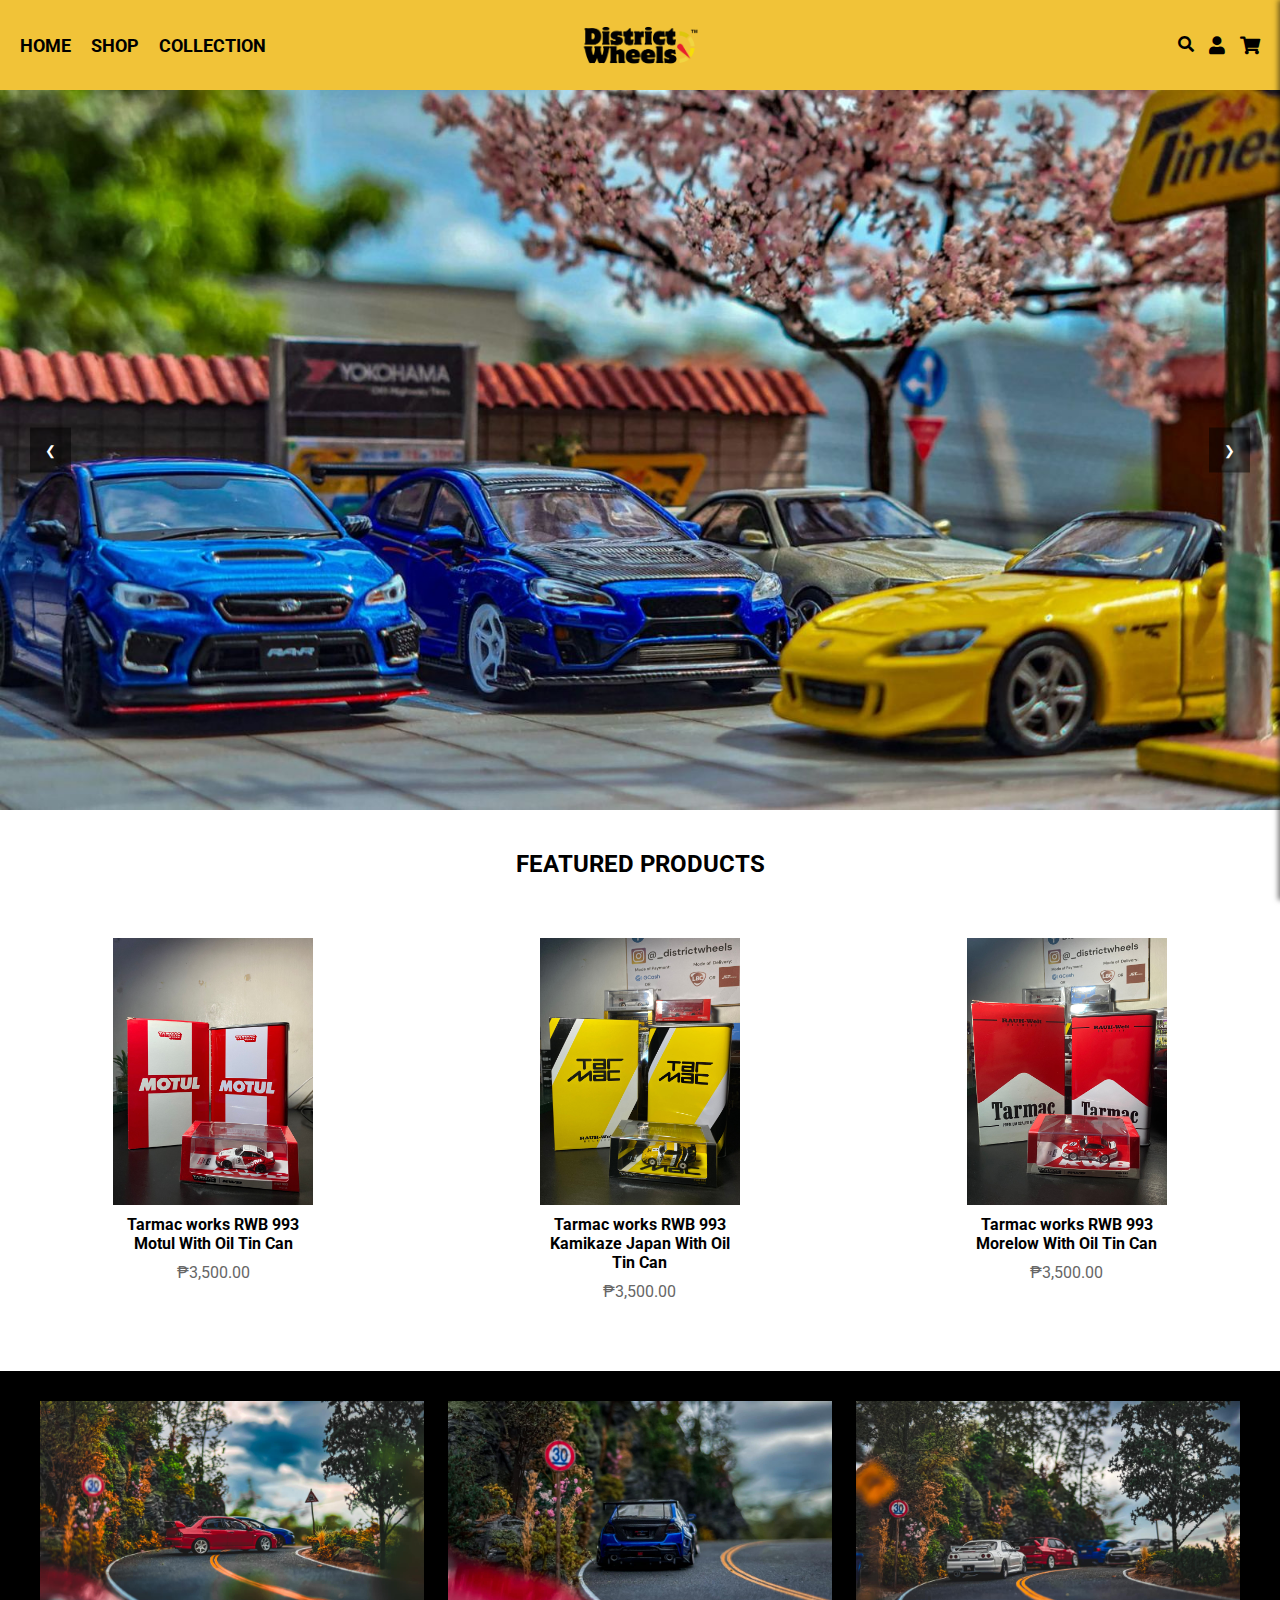
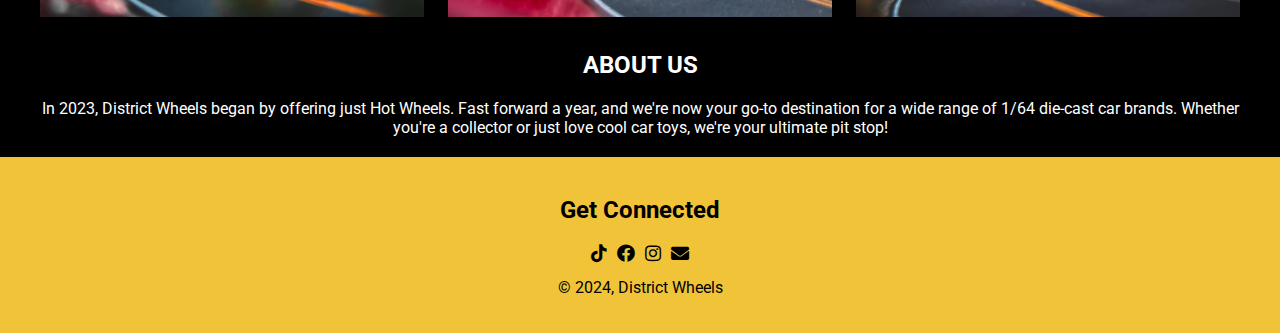
<file: index.html>
<html lang="en">
  <head>
    <meta charset="utf-8" />
    <meta content="width=device-width, initial-scale=1.0" name="viewport" />
   
    <title>District Wheels</title>
    <link rel="shortcut icon" href="css/images/District.ico">
    <link href="https://cdnjs.cloudflare.com/ajax/libs/font-awesome/5.15.3/css/all.min.css" rel="stylesheet"/>
    <link href="https://fonts.googleapis.com/css2?family=Roboto:wght@400;700&display=swap" rel="stylesheet"/>
    <link rel="stylesheet" href="css/styles.css" />
  </head>
  <body>
    <header>
      <nav>
        <a href="index.html">HOME</a>
        <a href="shop.html">SHOP</a>
        <a href="collection.html">COLLECTION</a>
      </nav>
      <div class="logo">
        <img
          alt="District Wheels Logo"
          src="css/images/HEADER.png"
        />
      </div>
      <div class="icons">
        <i class="fas fa-search" onclick="toggleSearchDrawer()"></i>
        <a href="user.html"><i class="fas fa-user"></i></a>
        <a href="cart.html"><i class="fas fa-shopping-cart"></i></a>
      </div>
    </header>

    <div class="carousel">
      <img
        alt="Slide 1"
        class="active"
        src="css/images/image1.jpg"
      />
      <img
        alt="Slide 2"
        src="css/images/image2.jpg"
      />
      <img
        alt="Slide 3"
        src="css/images/image3.jpg"
      />
      <button class="prev" onclick="changeSlide(-1)">&#10094;</button>
      <button class="next" onclick="changeSlide(1)">&#10095;</button>
    </div>

    <section class="featured-products">
      <h2>FEATURED PRODUCTS</h2>
      <div class="products">
        <div class="product">
            <a href="link-to-featured1.html">
                <img
                    alt="Tarmac works RWB 993 Motul With Oil Tin Can"
                    src="css/images/featured1.jpg"
                />
                <div class="title">Tarmac works RWB 993 Motul With Oil Tin Can</div>
            </a>
            <div class="price">₱3,500.00</div>
        </div>
        <div class="product">
            <a href="link-to-featured2.html">
                <img
                    alt="Tarmac works RWB 993 Kamikaze Japan With Oil Tin Can"
                    src="css/images/featured2.jpg"
                />
                <div class="title">Tarmac works RWB 993 Kamikaze Japan With Oil Tin Can</div>
            </a>
            <div class="price">₱3,500.00</div>
        </div>
        <div class="product">
            <a href="link-to-featured3.html">
                <img
                    alt="Tarmac works RWB 993 Morelow With Oil Tin Can"
                    src="css/images/featured3.jpg"
                />
                <div class="title">Tarmac works RWB 993 Morelow With Oil Tin Can</div>
            </a>
            <div class="price">₱3,500.00</div>
        </div>
    </div>
    
    </section>

    <section class="about-us">
      <div>
        <img
            class="clickable-image"
            alt="Hot Wheels Collection"
            src="css/images/about1.jpg"
        />
        <img
            class="clickable-image"
            alt="Car Racing Scene"
            src="css/images/about2.jpg"
        />
        <img
            class="clickable-image"
            alt="Die-cast Car Display"
            src="css/images/about3.jpg"
        />
    </div>
    
    <!-- Modal Structure -->
    <div class="modal" id="imageModal" style="display:none;">
        <span class="close" onclick="closeModal()">&times;</span>
        <img class="modal-content" id="modalImage" />
    </div>
    
      <h2>ABOUT US</h2>
      <p>
        In 2023, District Wheels began by offering just Hot Wheels. Fast forward
        a year, and we're now your go-to destination for a wide range of 1/64
        die-cast car brands. Whether you're a collector or just love cool car
        toys, we're your ultimate pit stop!
      </p>
    </section>

    <footer>
        <div class="Footer">
            <h2>Get Connected</h2>
            <div class="social-icons">
                <a href="https://www.tiktok.com/@districtwheels" target="_blank" aria-label="TikTok"><i class="fab fa-tiktok"></i></a>
                <a href="https://www.facebook.com/DistrictWheels/" target="_blank" aria-label="Facebook"><i class="fab fa-facebook"></i></a>
                <a href="https://www.instagram.com/_districtwheels/" target="_blank" aria-label="Instagram"><i class="fab fa-instagram"></i></a>
                <a href="mailto:hdpark@student.hau.edu.ph" aria-label="Email"><i class="fas fa-envelope"></i></a>
            </div>
            <p>© 2024, District Wheels</p>
        </div>
    </footer>

    <div class="search-drawer" id="searchDrawer">
      <div class="search-bar">
        <input placeholder="Search..." type="text" />
        <button class="close-btn" onclick="toggleSearchDrawer()">&times;</button>
      </div>
    </div>

    <script src="script.js"></script>
  </body>
</html>
</file>
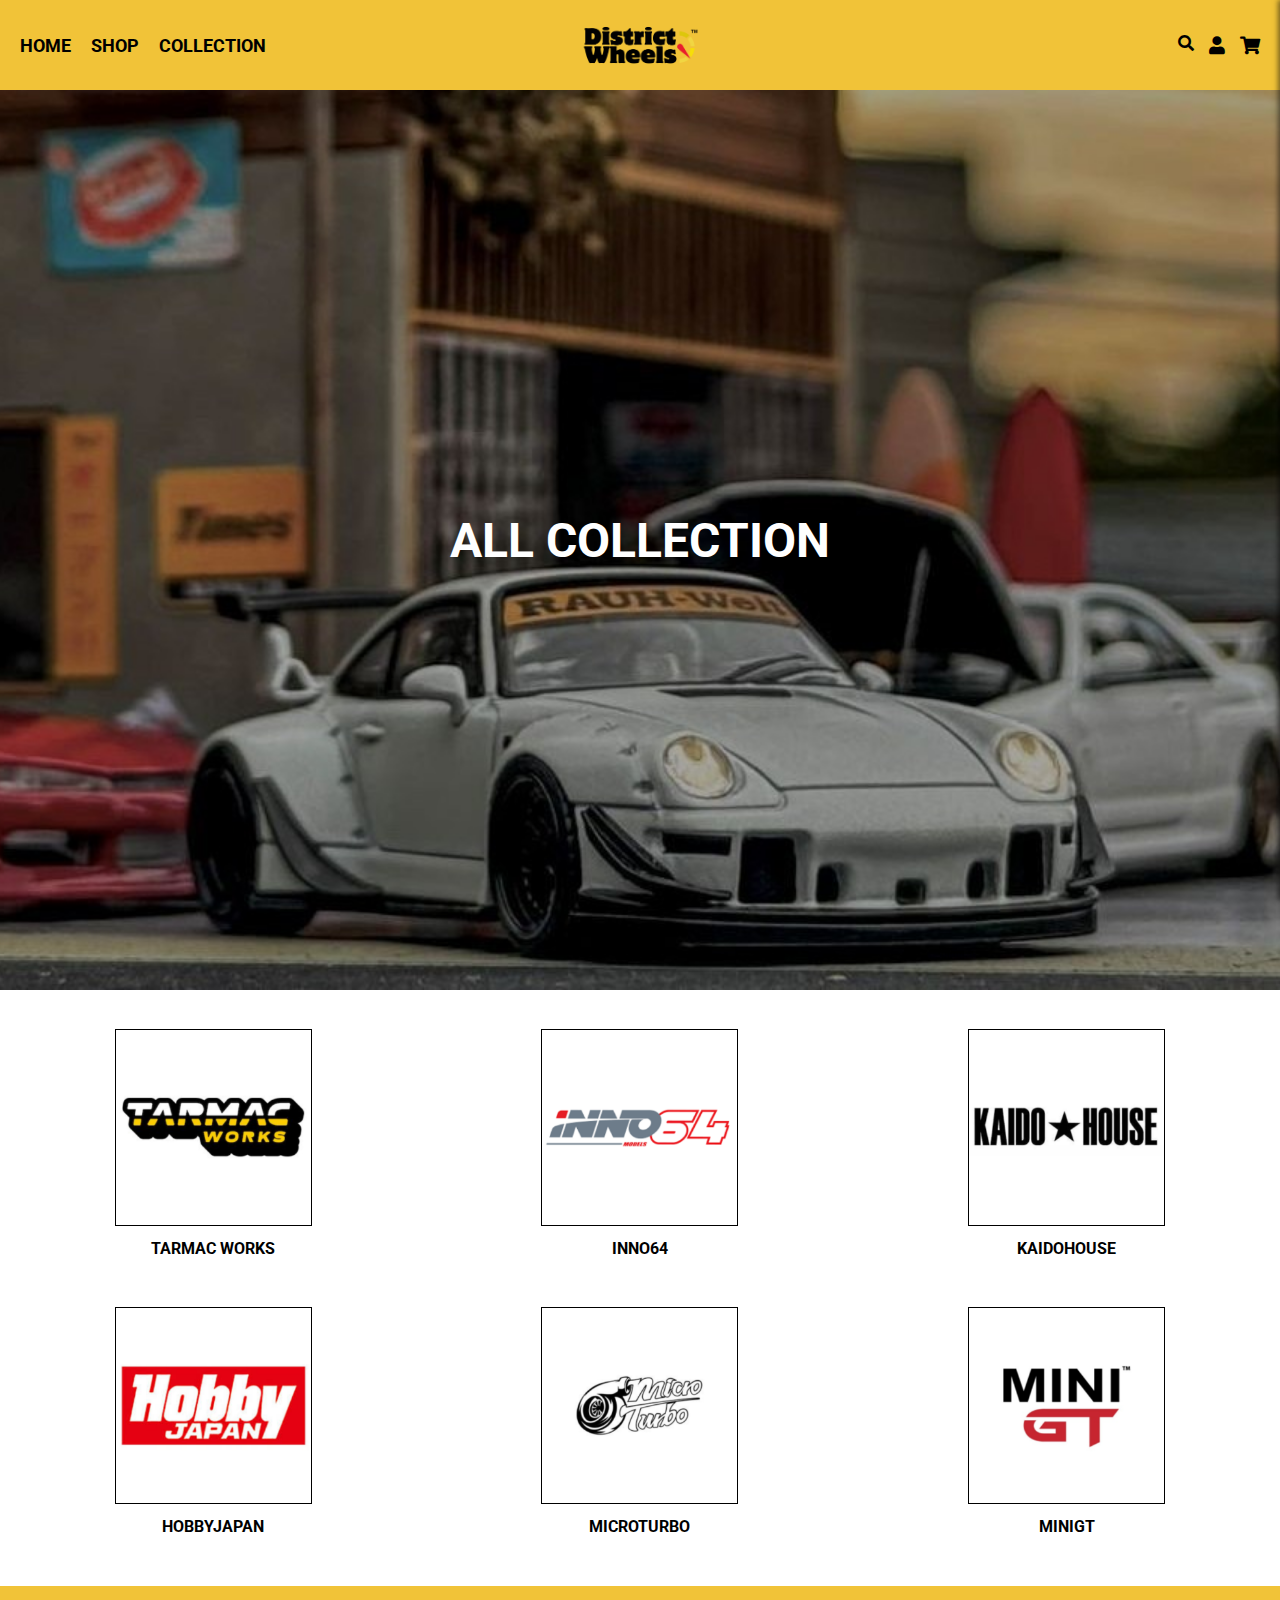
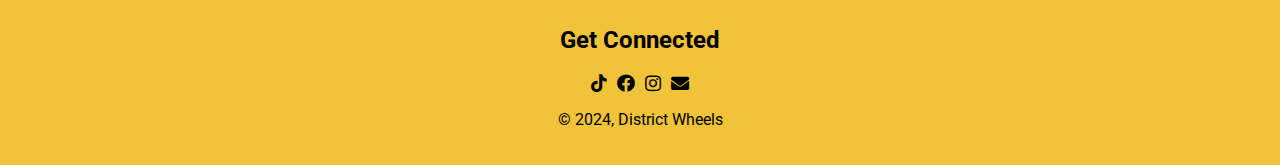
<file: collection.html>
<!DOCTYPE html>
<html lang="en">
<head>
    <meta charset="UTF-8">
    <meta name="viewport" content="width=device-width, initial-scale=1.0">
    <title>District Wheels</title>
    <link rel="shortcut icon" href="css/images/District.ico">
    <link href="https://cdnjs.cloudflare.com/ajax/libs/font-awesome/5.15.3/css/all.min.css" rel="stylesheet"/>
    <link href="https://fonts.googleapis.com/css2?family=Roboto:wght@400;700&display=swap" rel="stylesheet"/>
    <link rel="stylesheet" href="css/styles.css">
</head>
<body>
    <header>
        <nav>
          <a href="index.html">HOME</a>
          <a href="shop.html">SHOP</a>
          <a href="collection.html">COLLECTION</a>
        </nav>
        <div class="logo">
          <img
            alt="District Wheels Logo"
            src="css/images/HEADER.png"
          />
        </div>
        <div class="icons">
          <i class="fas fa-search" onclick="toggleSearchDrawer()"></i>
          <a href="user.html"><i class="fas fa-user"></i></a>
          <a href="cart.html"><i class="fas fa-shopping-cart"></i></a>
        </div>
      </header>
  
    <div class="hero1">
        ALL COLLECTION
    </div>
    <div class="products">
        <div class="product1">
          <a href="link-to-product1.html">
            <img alt="Hobby Japan 1/64 Toyota Land Cruiser" src="css/images/brand1.png" width="300" height="300"/>
            <div class="title">TARMAC WORKS</div>
          </a>
        </div>
      
        <div class="product1">
          <a href="link-to-product2.html">
            <img alt="Tarmac Works 1/64 Toyota Hiace Widebody X Hello Kitty Capsule" src="css/images/brand2.png" width="300" height="300"/>
            <div class="title">INNO64</div>
          </a>
        </div>
      
        <div class="product1">
          <a href="link-to-product3.html">
            <img alt="Hobby Japan 1/64 Toyota Land Cruiser GR SPORT" src="css/images/brand3.png" width="300" height="300"/>
            <div class="title">KAIDOHOUSE</div>
          </a>
        </div>
      
        <div class="product1">
          <a href="link-to-product4.html">
            <img alt="Tarmac Works Ferrari 488 GT3 DTM 2021 Nurburgring Race 2 Winner Alex Albon" src="css/images/brand4.png" width="300" height="300"/>
            <div class="title">HOBBYJAPAN</div>
          </a>
        </div>
      
        <div class="product1">
          <a href="link-to-product5.html">
            <img alt="Inno64 1/64 Nissan Skyline GT-R (R34) R-Tune Tuned by MINES" src="css/images/brand5.png" width="300" height="300"/>
            <div class="title">MICROTURBO</div>
          </a>
        </div>
      
        <div class="product1">
          <a href="link-to-product6.html">
            <img alt="Inno64 1/64 Honda Civic Ferio Si (EK) - Cement Grey" src="css/images/brand6.png" width="300" height="300"/>
            <div class="title">MINIGT</div>
          </a>
        </div>
      </div>
      
      
      <footer>
        <div class="footer">
            <h2>Get Connected</h2>
            <div class="social-icons">
                <a href="https://www.tiktok.com/@districtwheels" target="_blank" aria-label="TikTok"><i class="fab fa-tiktok"></i></a>
                <a href="https://www.facebook.com/DistrictWheels/" target="_blank" aria-label="Facebook"><i class="fab fa-facebook"></i></a>
                <a href="https://www.instagram.com/_districtwheels/" target="_blank" aria-label="Instagram"><i class="fab fa-instagram"></i></a>
                <a href="mailto:hdpark@student.hau.edu.ph" aria-label="Email"><i class="fas fa-envelope"></i></a>
            </div>
            <p>© 2024, District Wheels</p>
        </div>
    </footer>

    <div class="search-drawer" id="searchDrawer">
        <div class="search-bar">
          <input placeholder="Search..." type="text" />
          <button class="close-btn" onclick="toggleSearchDrawer()">&times;</button>
        </div>
      </div>
  
      <script src="script.js"></script>
</body>
</html>
</file>
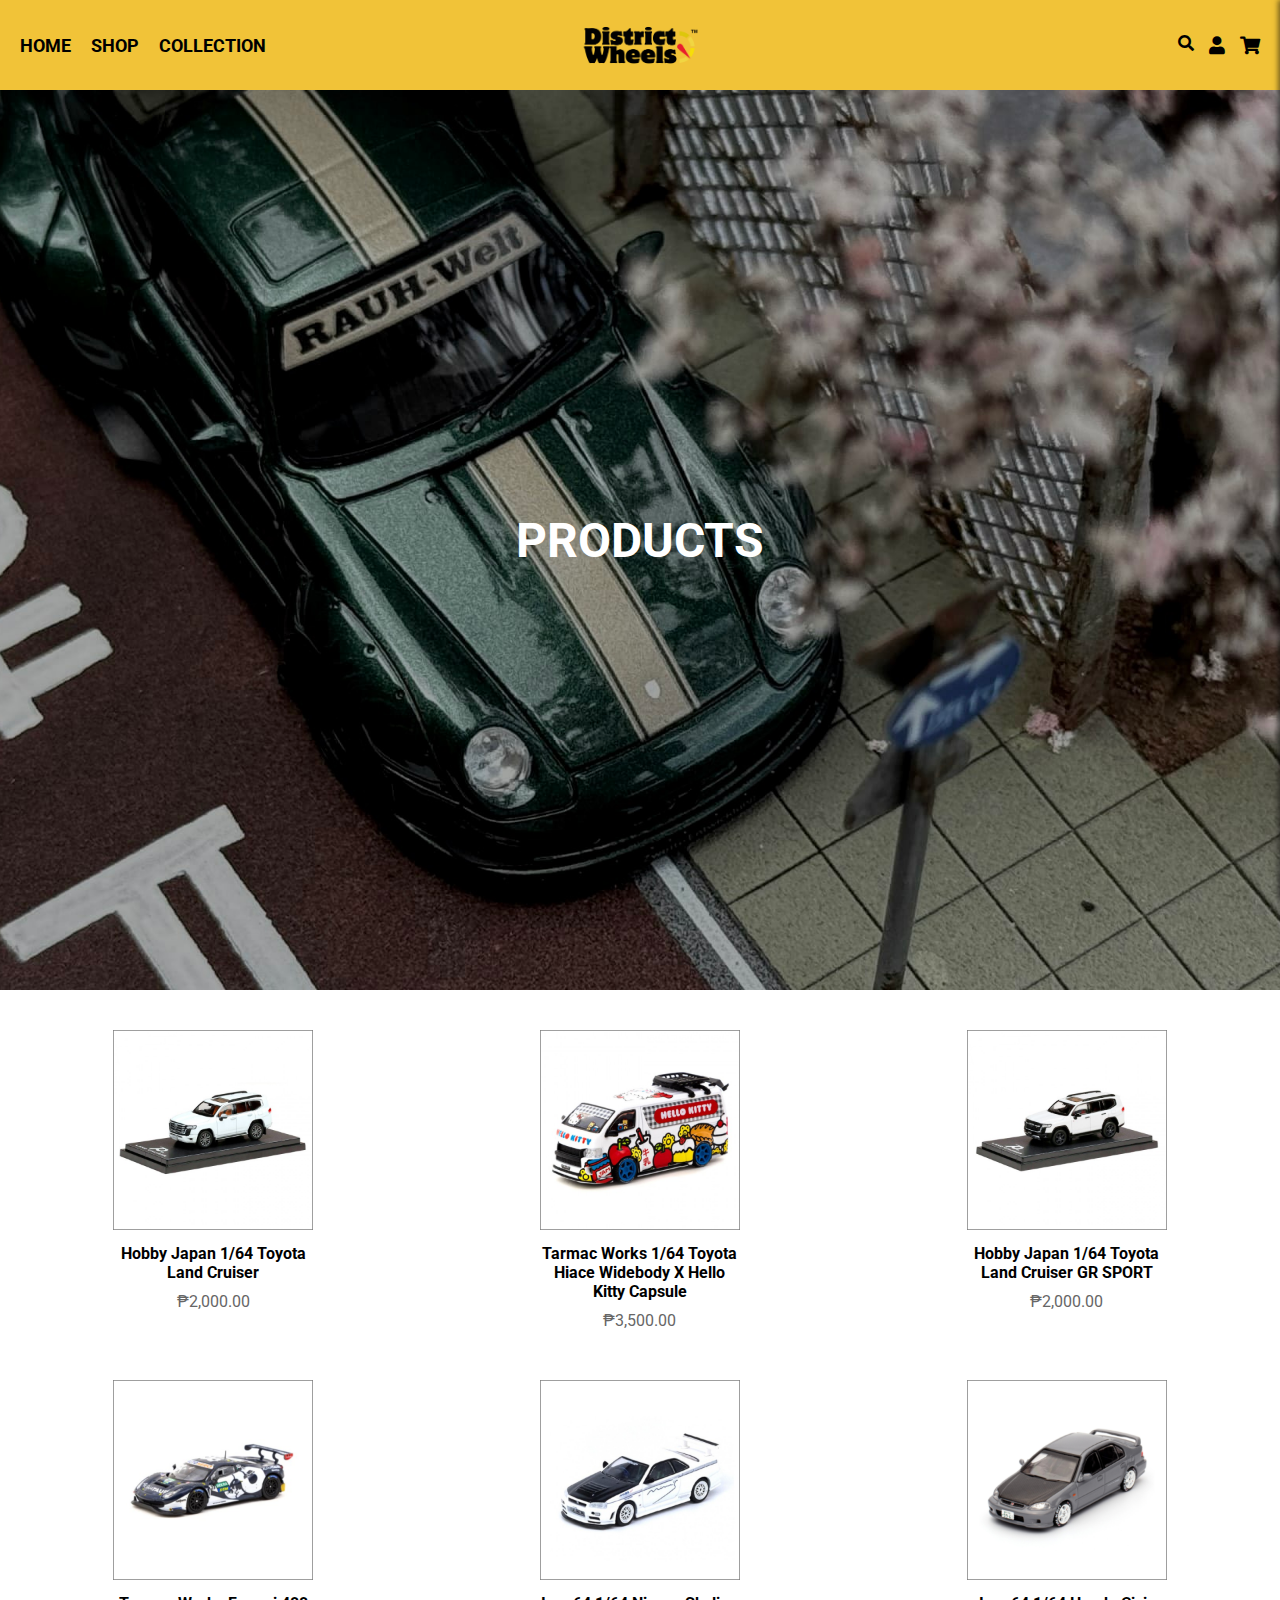
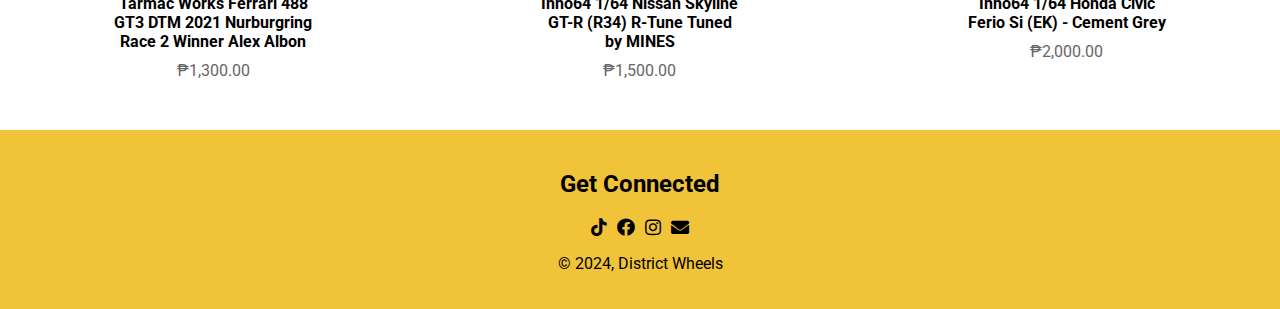
<file: shop.html>
<!DOCTYPE html>
<html lang="en">
<head>
    <meta charset="UTF-8">
    <meta name="viewport" content="width=device-width, initial-scale=1.0">
    <title>District Wheels</title>
    <link rel="shortcut icon" href="css/images/District.ico">
    <link href="https://cdnjs.cloudflare.com/ajax/libs/font-awesome/5.15.3/css/all.min.css" rel="stylesheet"/>
    <link href="https://fonts.googleapis.com/css2?family=Roboto:wght@400;700&display=swap" rel="stylesheet"/>
    <link rel="stylesheet" href="css/styles.css">
</head>
<body>
    <header>
        <nav>
          <a href="index.html">HOME</a>
          <a href="shop.html">SHOP</a>
          <a href="collection.html">COLLECTION</a>
        </nav>
        <div class="logo">
          <img
            alt="District Wheels Logo"
            src="css/images/HEADER.png"
          />
        </div>
        <div class="icons">
          <i class="fas fa-search" onclick="toggleSearchDrawer()"></i>
          <a href="user.html"><i class="fas fa-user"></i></a>
          <a href="cart.html"><i class="fas fa-shopping-cart"></i></a>
        </div>
      </header>
  
    <div class="hero">
        PRODUCTS
    </div>
    <div class="products">
        <div class="product">
          <a href="link-to-product1.html">
            <img alt="Hobby Japan 1/64 Toyota Land Cruiser" src="css/images/product1.png" width="300" height="300"/>
            <div class="title">Hobby Japan 1/64 Toyota Land Cruiser</div>
            <div class="price">₱2,000.00</div>
          </a>
        </div>
      
        <div class="product">
          <a href="link-to-product2.html">
            <img alt="Tarmac Works 1/64 Toyota Hiace Widebody X Hello Kitty Capsule" src="css/images/product2.png" width="300" height="300"/>
            <div class="title">Tarmac Works 1/64 Toyota Hiace Widebody X Hello Kitty Capsule</div>
            <div class="price">₱3,500.00</div>
          </a>
        </div>
      
        <div class="product">
          <a href="link-to-product3.html">
            <img alt="Hobby Japan 1/64 Toyota Land Cruiser GR SPORT" src="css/images/product3.png" width="300" height="300"/>
            <div class="title">Hobby Japan 1/64 Toyota Land Cruiser GR SPORT</div>
            <div class="price">₱2,000.00</div>
          </a>
        </div>
      
        <div class="product">
          <a href="link-to-product4.html">
            <img alt="Tarmac Works Ferrari 488 GT3 DTM 2021 Nurburgring Race 2 Winner Alex Albon" src="css/images/product4.png" width="300" height="300"/>
            <div class="title">Tarmac Works Ferrari 488 GT3 DTM 2021 Nurburgring Race 2 Winner Alex Albon</div>
            <div class="price">₱1,300.00</div>
          </a>
        </div>
      
        <div class="product">
          <a href="link-to-product5.html">
            <img alt="Inno64 1/64 Nissan Skyline GT-R (R34) R-Tune Tuned by MINES" src="css/images/product5.png" width="300" height="300"/>
            <div class="title">Inno64 1/64 Nissan Skyline GT-R (R34) R-Tune Tuned by MINES</div>
            <div class="price">₱1,500.00</div>
          </a>
        </div>
      
        <div class="product">
          <a href="link-to-product6.html">
            <img alt="Inno64 1/64 Honda Civic Ferio Si (EK) - Cement Grey" src="css/images/product6.png" width="300" height="300"/>
            <div class="title">Inno64 1/64 Honda Civic Ferio Si (EK) - Cement Grey</div>
            <div class="price">₱2,000.00</div>
          </a>
        </div>
      </div>
      
      
      <footer>
        <div class="footer">
            <h2>Get Connected</h2>
            <div class="social-icons">
                <a href="https://www.tiktok.com/@districtwheels" target="_blank" aria-label="TikTok"><i class="fab fa-tiktok"></i></a>
                <a href="https://www.facebook.com/DistrictWheels/" target="_blank" aria-label="Facebook"><i class="fab fa-facebook"></i></a>
                <a href="https://www.instagram.com/_districtwheels/" target="_blank" aria-label="Instagram"><i class="fab fa-instagram"></i></a>
                <a href="mailto:hdpark@student.hau.edu.ph" aria-label="Email"><i class="fas fa-envelope"></i></a>
            </div>
            <p>© 2024, District Wheels</p>
        </div>
    </footer>
    <div class="search-drawer" id="searchDrawer">
      <div class="search-bar">
        <input placeholder="Search..." type="text" />
        <button class="close-btn" onclick="toggleSearchDrawer()">&times;</button>
      </div>
    </div>

    <script src="script.js"></script>
</body>
</html>
</file>
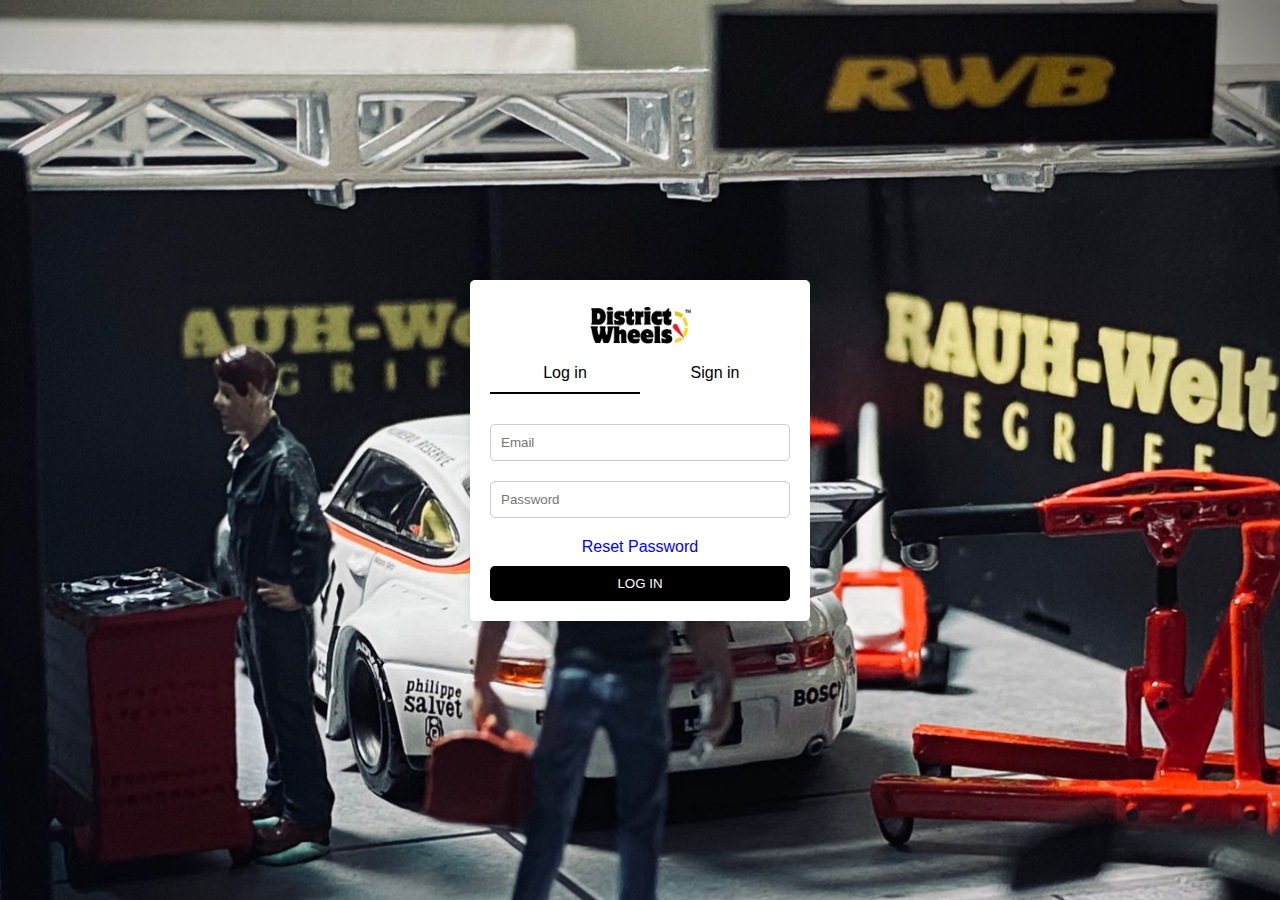
<file: user.html>
<!DOCTYPE html>
<html lang="en">
<head>
    <meta charset="UTF-8">
    <meta name="viewport" content="width=device-width, initial-scale=1.0">
    <title>District Wheels Login</title>
    <link rel="shortcut icon" href="css/images/District.ico">
    <link rel="stylesheet" href="css/loginstyles.css">
</head>
<body>
    <div class="login-container">
        <img alt="District Wheels Logo" height="50" src="css/images/header2.png" width="150"/>
        
        <div class="tabs">
            <div class="tab active" onclick="showTab('login')">
                Log in
            </div>
            <div class="tab" onclick="showTab('signup')">
                Sign in
            </div>
        </div>

        <form id="login-form">
            <input placeholder="Email" type="email" />
            <input placeholder="Password" type="password" />
            <a href="#">Reset Password</a>
            <button type="submit">LOG IN</button>
        </form>

        <form id="signup-form" style="display: none;">
            <input placeholder="Email" type="email" />
            <input placeholder="Password" type="password" />
            <input placeholder="Confirm Password" type="password" />
            <button type="submit">SIGN UP</button>
        </form>
    </div>

    <script src="script.js"></script>
</body>
</html>
</file>
<file: css/styles.css>
body {
  margin: 0;
  font-family: 'Roboto', sans-serif;
}
header {
  background-color: #F1C338;
  padding: 20px;
  display: flex;
  justify-content: space-between;
  align-items: center;
  flex-wrap: wrap;
}
header .logo {
  font-size: 24px;
  font-weight: bold;
  color: #000;
  text-align: center;
  flex: 1;
}
header nav {
  display: flex;
  gap: 20px;
  flex: 1;
  justify-content: flex-start;
}
header .icons {
  display: flex;
  gap: 15px;
  flex: 1;
  justify-content: flex-end;
}
header .icons a,
header nav a {
  color: #000;
  font-size: 18px;
  text-decoration: none;
  position: relative;
  transition: color 0.3s ease; 
}
header .icons a::after,
header nav a::after {
  content: "";
  position: absolute;
  width: 0;
  height: 2px;
  background-color: black;
  bottom: -3px;
  left: 0;
  transition: width 0.3s ease;
}
header .icons a:hover::after,
header nav a:hover::after {
  width: 100%; 
}
header .icons a:hover,
header nav a:hover {
  color: #555; 
}
header .logo {
  display: flex;
  justify-content: center;
  align-items: center;
  flex-grow: 1;
  order: 2;
}
header .logo img {
  height: 50px;
}
header nav a {
  text-decoration: none;
  color: black;
  font-weight: bold;
}
header .icons {
  display: flex;
  gap: 15px;
  justify-content: flex-end;
  order: 3;
}
.carousel {
  width: 100%; 
  height: auto; 
  position: relative;
  overflow: hidden;
  aspect-ratio: 16 / 9;
}
.carousel img {
  width: 100%; 
  height: 100%; 
  object-fit: cover; 
  display: none;
}
.carousel img.active {
  display: block;
}
.carousel .prev,
.carousel .next {
  position: absolute;
  top: 50%;
  transform: translateY(-50%);
  background-color: rgba(0, 0, 0, 0.5);
  color: white;
  border: none;
  padding: 15px;
  cursor: pointer;
}
.carousel .prev {
  left: 30px;
}
.carousel .next {
  right: 30px;
}
@media (max-width: 768px) {
  .carousel .prev, .carousel .next {
    padding: 5px;
  }
}
.featured-products {
  text-align: center;
  font-weight: bold;
  padding: 20px 0;
}
.featured-products h2 {
  margin-bottom: 20px;
}
.product .title {
  font-weight: bold;
  margin: 10px 0;
  }
  .product .price {
    font-weight: 400;
    font-size: 16px; 
    color: #666; 
    margin: 5px 0; 
  }
.product a {
  text-decoration: none;
  color: inherit; 
}
.products {
  display: flex;
  justify-content: center;
  gap: 20px;
  flex-wrap: wrap;
}
.product {
  text-align: center;
  flex: 1 1 200px;
  max-width: 200px;
}
.product img {
  width: 100%;
  height: auto;
}
.product p {
  margin: 10px 0;
}
.about-us {
  background-color: black;
  color: white;
  padding: 20px 0;
  text-align: center;
}
.about-us img {
  width: 30%;
  height: auto;
  margin: 10px;
}
.about-us h2 {
  margin: 20px 0 0;
}
.about-us p {
  margin: 20px 20px 0px 20px;
}
.footer {
  background-color: #F1C338;
  text-align: center;
  padding: 20px 0;
}
.footer .social-icons {
  display: flex;
  justify-content: center;
  gap: 10px;
}
.footer .social-icons i {
  color: black; 
  font-size: 18px; 
  position: relative;
  transition: color 0.3s ease; 
}
.footer .social-icons i::after {
  content: "";
  position: absolute;
  width: 0;
  height: 2px;
  background-color: black;
  bottom: -3px;
  left: 0;
  transition: width 0.3s ease; 
}
.footer .social-icons i:hover::after {
  width: 100%; 
}
.footer .social-icons i:hover {
  color: #555; 
}
.search-drawer {
  position: fixed;
  top: 0;
  right: -300px;
  width: 300px;
  height: 100%;
  background-color: white;
  box-shadow: -2px 0 5px rgba(0, 0, 0, 0.5);
  transition: right 0.3s ease;
  padding: 20px;
  box-sizing: border-box;
  z-index: 1000;
}
.search-drawer.open {
  right: 0;
}
.search-drawer .search-bar {
  position: relative;
}
.search-drawer .search-bar input {
  width: 100%;
  padding: 10px;
  box-sizing: border-box;
}
.search-drawer .search-bar .close-btn {
  position: absolute;
  top: 50%;
  right: 10px;
  transform: translateY(-50%);
  background: none;
  border: none;
  font-size: 20px;
  cursor: pointer;
}
@media (max-width: 768px) {
  header {
    flex-direction: column;
  }
  header nav {
    order: 2;
    margin-top: 10px;
  }
  header .icons {
    order: 3;
    margin-top: 10px;
  }
  .about-us img {
    width: 80%;
  }
}
.modal {
  display: none; 
  position: fixed; 
  z-index: 1000; 
  left: 0;
  top: 0;
  width: 100%; 
  height: 100%; 
  overflow: auto; 
  background-color: rgba(0, 0, 0, 0.8); 
  display: flex; 
  justify-content: center; 
  align-items: center; 
}
.modal-content {
  max-width: 95%; 
  max-height: 95%; 
  margin: auto; 
  padding-top: 400px;
}
.close {
  position: absolute;
  top: 20px;
  right: 30px;
  color: white;
  font-size: 35px;
  font-weight: bold;
  cursor: pointer;
}
.hero {
  background-image: url(images/banner.jpg);
  background-size: cover;
  background-position: center;
  height: 900px; 
  display: flex;
  justify-content: center;
  align-items: center;
  color: #fff;
  font-size: 48px;
  font-weight: bold;
  text-align: center;
  padding: 20px;
  box-sizing: border-box;
}
.hero1 {
  background-image: url(images/banner1.jpg);
  background-size: cover;
  background-position: center;
  height: 900px; 
  display: flex;
  justify-content: center;
  align-items: center;
  color: #fff;
  font-size: 48px;
  font-weight: bold;
  text-align: center;
  padding: 20px;
  box-sizing: border-box;
}
@media (max-width: 768px) {
  .hero {
      height: 70vh; 
      font-size: 36px; 
  }
}
@media (max-width: 480px) {
  .hero {
      height: 50vh;
      font-size: 24px;
      padding: 10px;
  }
}
@media (max-width: 768px) {
  .hero1 {
      height: 70vh; 
      font-size: 36px; 
  }
}
@media (max-width: 480px) {
  .hero1 {
      height: 50vh;
      font-size: 24px;
      padding: 10px;
  }
}
.products {
  padding: 40px 20px;
  display: grid;
  grid-template-columns: repeat(3, 1fr);
  gap: 40px;
  justify-items: center;
}
.product {
  text-align: center;
  width: 300px;
}
.product img {
  width: 100%;
  height: auto;
  transition: transform 0.3s ease;
}
.product img:hover {
  transform: scale(1.1);
}
.product .title {
  font-weight: bold;
  margin: 10px 0;
}
.product .price {
  font-weight: thin;
  margin: 10px 0;
}
.product a {
  text-decoration: none; 
  color: inherit; 
}
.product a:hover {
  opacity: 0.8; 
}
@media (max-width: 768px) {
  .products {
    grid-template-columns: 1fr; 
    gap: 20px; 
  }
}
.product1 {
  text-align: center;
  width: 300px;
}
.product1 img {
  width: 65%;
  height: auto;
  outline: thin solid black;
  transition: transform 0.3s ease; 
}
.product1 img:hover {
  transform: scale(1.1);
}
.product1 .title {
  font-weight: bold;
  margin: 10px 0;
}
.product1 .price {
  font-weight: thin;
  margin: 10px 0;
}
.product1 a {
  text-decoration: none; 
  color: inherit; 
}
.product1 a:hover {
  opacity: 0.8; 
}
@media (max-width: 768px) {
  .products {
    grid-template-columns: 1fr; 
    gap: 20px; 
  }
}
.login-container {
  background-color: white;
  padding: 20px;
  border-radius: 5px;
  box-shadow: 0 0 10px rgba(0, 0, 0, 0.1);
  width: 300px;
  text-align: center;
}

.login-container img {
  width: 150px;
}

.login-container h1 {
  font-size: 24px;
  margin-bottom: 20px;
}

.login-container form {
  display: flex;
  flex-direction: column;
}

.login-container input[type="email"],
.login-container input[type="password"] {
  padding: 10px;
  margin: 10px 0;
  border: 1px solid #ccc;
  border-radius: 5px;
}

.login-container a {
  color: blue;
  text-decoration: none;
  margin: 10px 0;
}

.login-container button {
  padding: 10px;
  background-color: black;
  color: white;
  border: none;
  border-radius: 5px;
  cursor: pointer;
}

.login-container button:hover {
  background-color: #333;
}

.tabs {
  display: flex;
  justify-content: space-between;
  margin-bottom: 20px;
}

.tabs div {
  flex: 1;
  padding: 10px;
  cursor: pointer;
}

.tabs div.active {
  border-bottom: 2px solid black;
}
</file>
<file: css/loginstyles.css>
body, html {
    height: 100%;
    margin: 0;
    font-family: Arial, sans-serif;
    display: flex;
    justify-content: center;
    align-items: center;
    background: url(images/login.png) no-repeat center center fixed; /* Center the image */
    background-size: cover; /* Ensure the image covers the entire area */
}

.login-container {
    background-color: white;
    padding: 20px;
    border-radius: 5px;
    box-shadow: 0 0 10px rgba(0, 0, 0, 0.1);
    width: 90%; /* Make it responsive */
    max-width: 300px; /* Set a max-width */
    text-align: center;
}

.login-container img {
    width: 150px;
}

.login-container h1 {
    font-size: 24px;
    margin-bottom: 20px;
}

.login-container form {
    display: flex;
    width: 300px;
    flex-direction: column;
}

.login-container input[type="email"],
.login-container input[type="password"] {
    padding: 10px;
    margin: 10px 0;
    border: 1px solid #ccc;
    border-radius: 5px;
}

.login-container a {
    color: blue;
    text-decoration: none;
    margin: 10px 0;
}

.login-container button {
    padding: 10px;
    background-color: black;
    color: white;
    border: none;
    border-radius: 5px;
    cursor: pointer;
}

.login-container button:hover {
    background-color: #333;
}

.tabs {
    display: flex;
    justify-content: space-between;
    margin-bottom: 20px;
}

.tabs div {
    flex: 1;
    padding: 10px;
    cursor: pointer;
}

.tabs div.active {
    border-bottom: 2px solid black;
}

/* Media query for responsive adjustments */
@media (max-width: 600px) {
    .login-container {
        width: 90%; /* Take up more width on smaller screens */
        max-width: 90%; /* Ensure it doesn't exceed the viewport */
    }

    .login-container h1 {
        font-size: 20px; /* Adjust heading size for smaller screens */
    }
}
</file>
